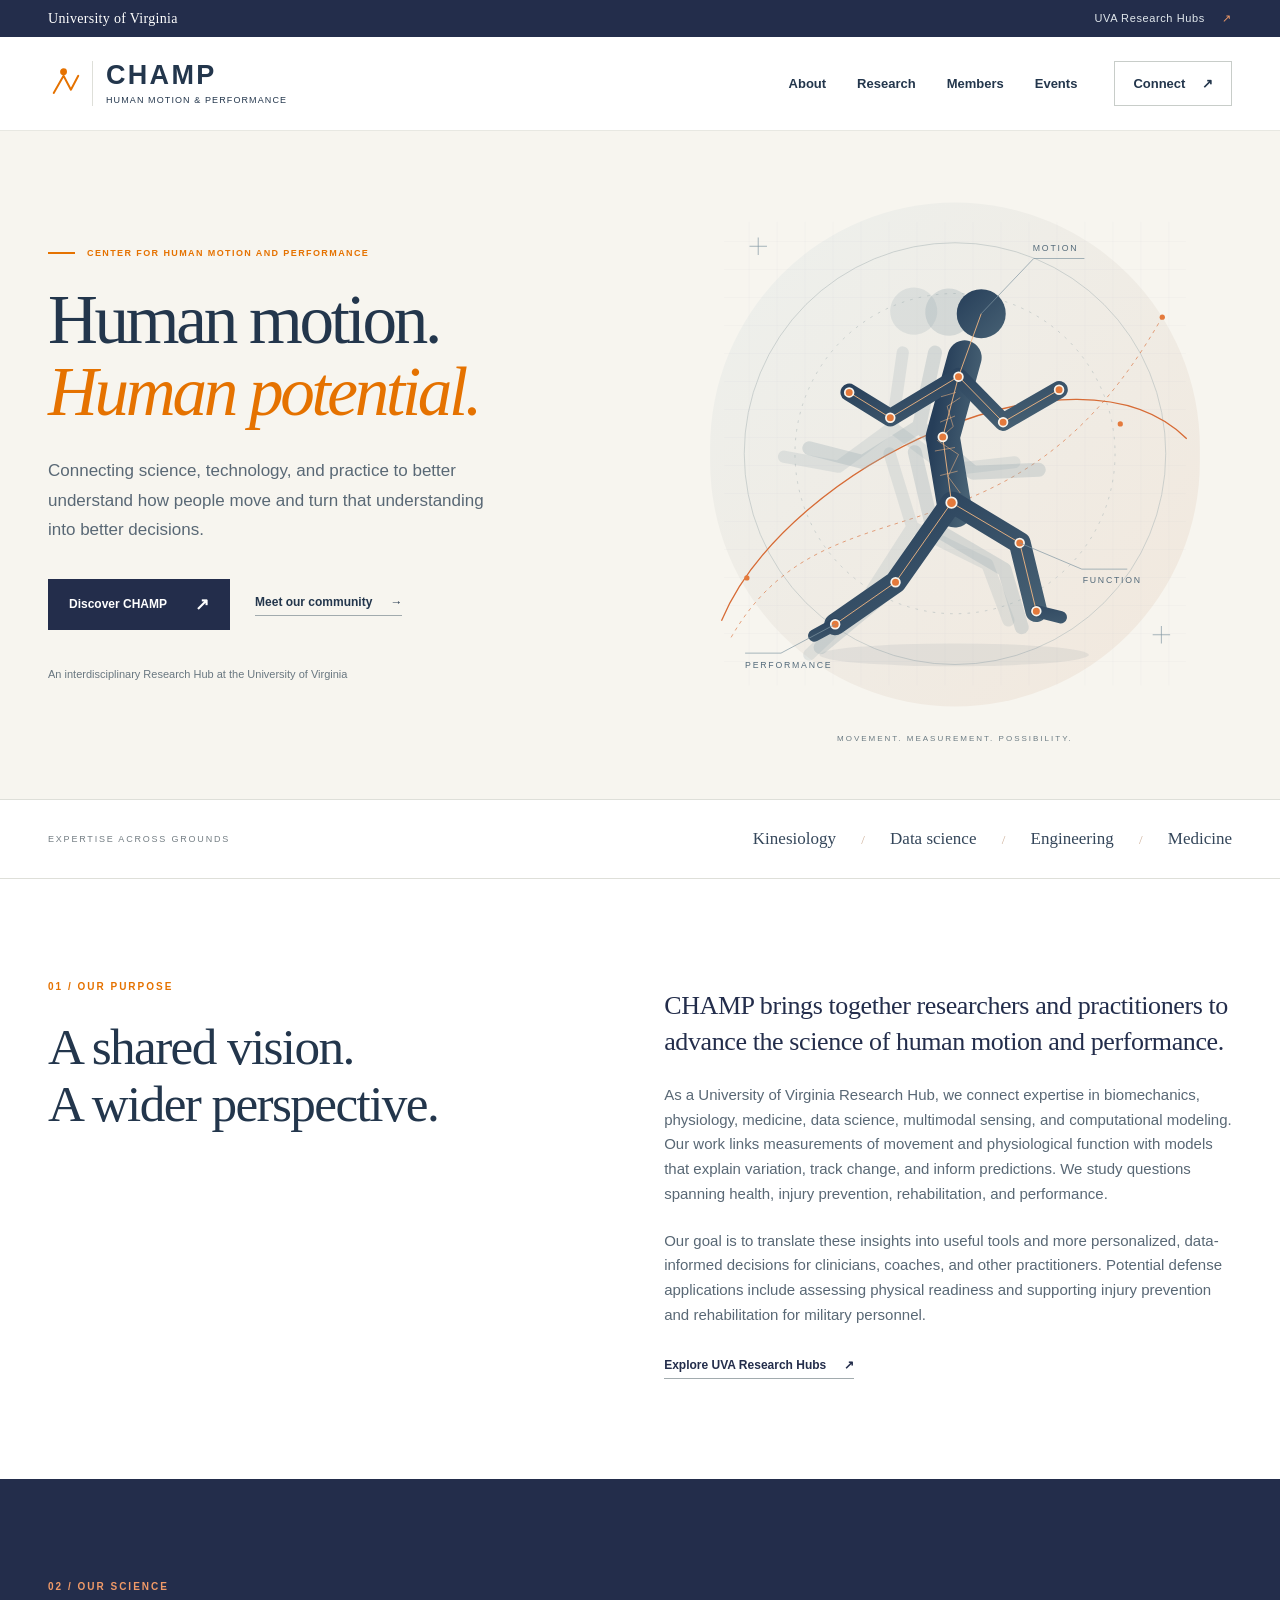
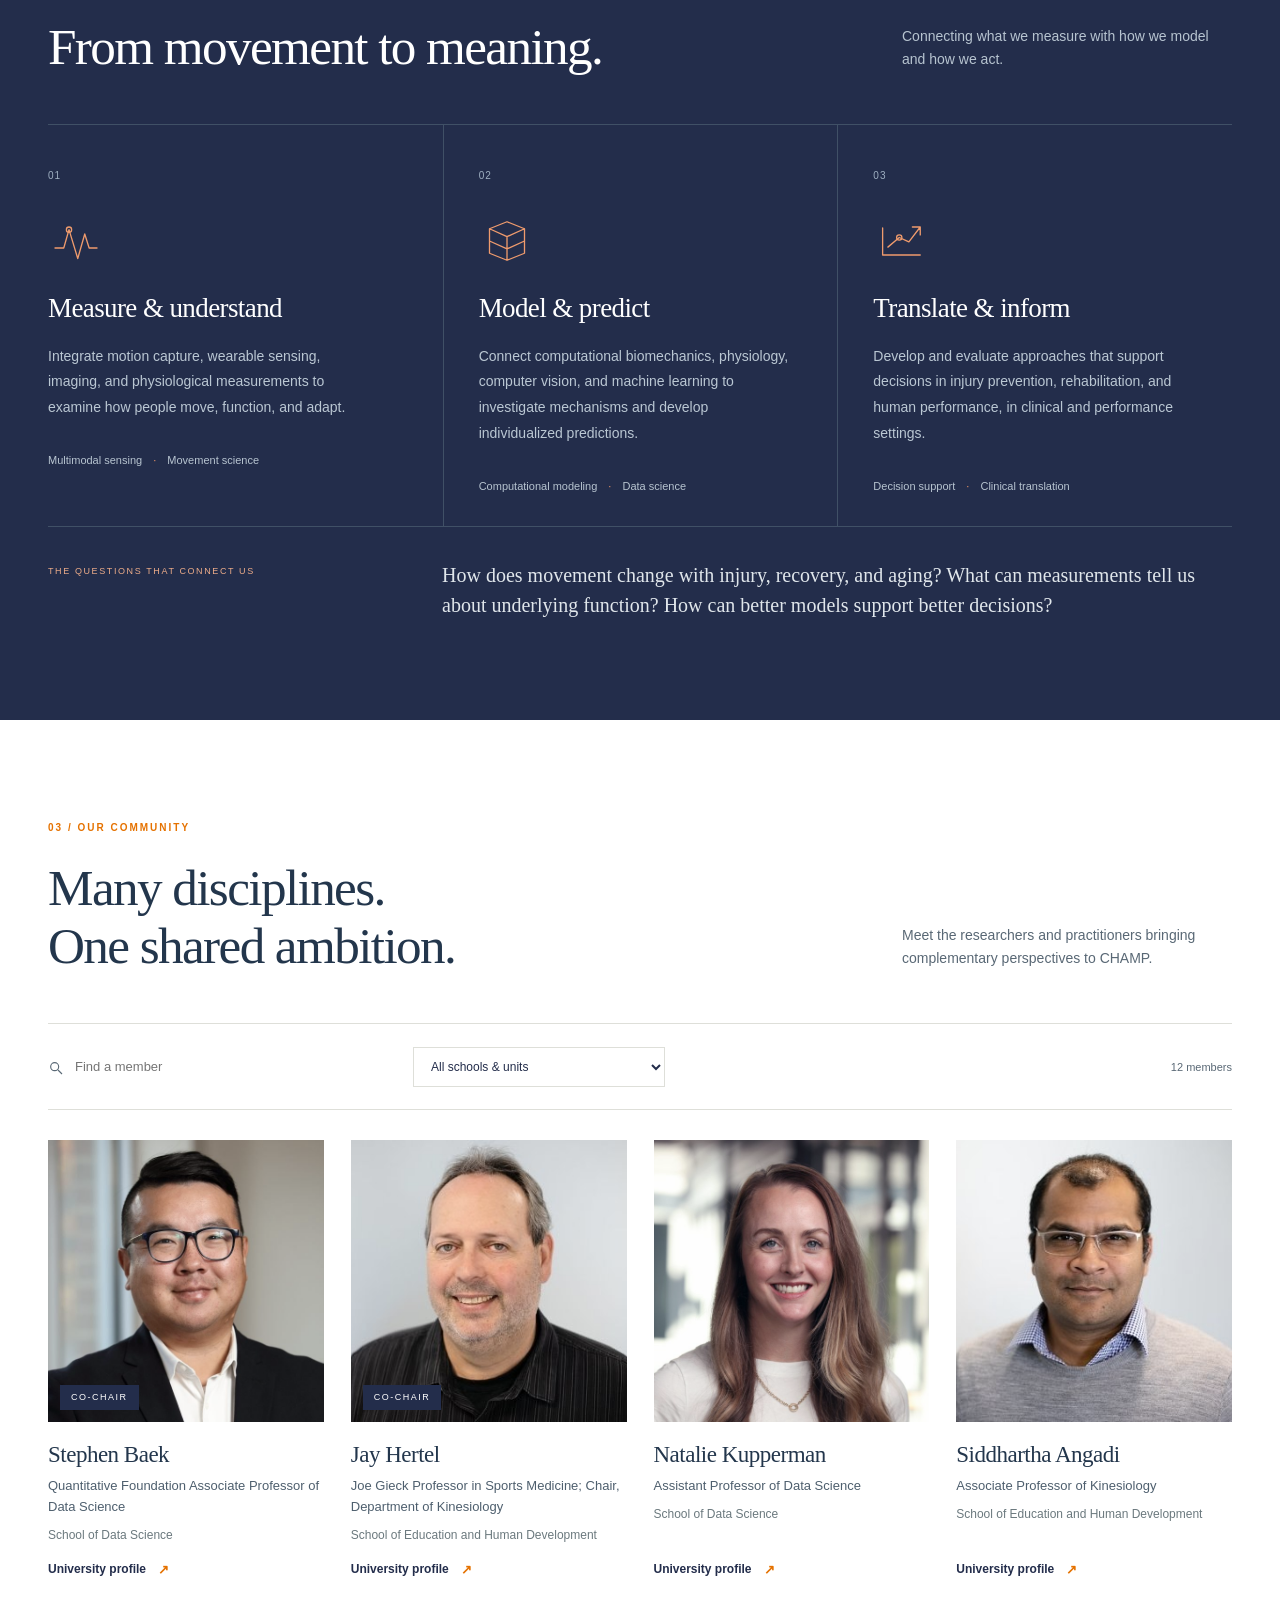
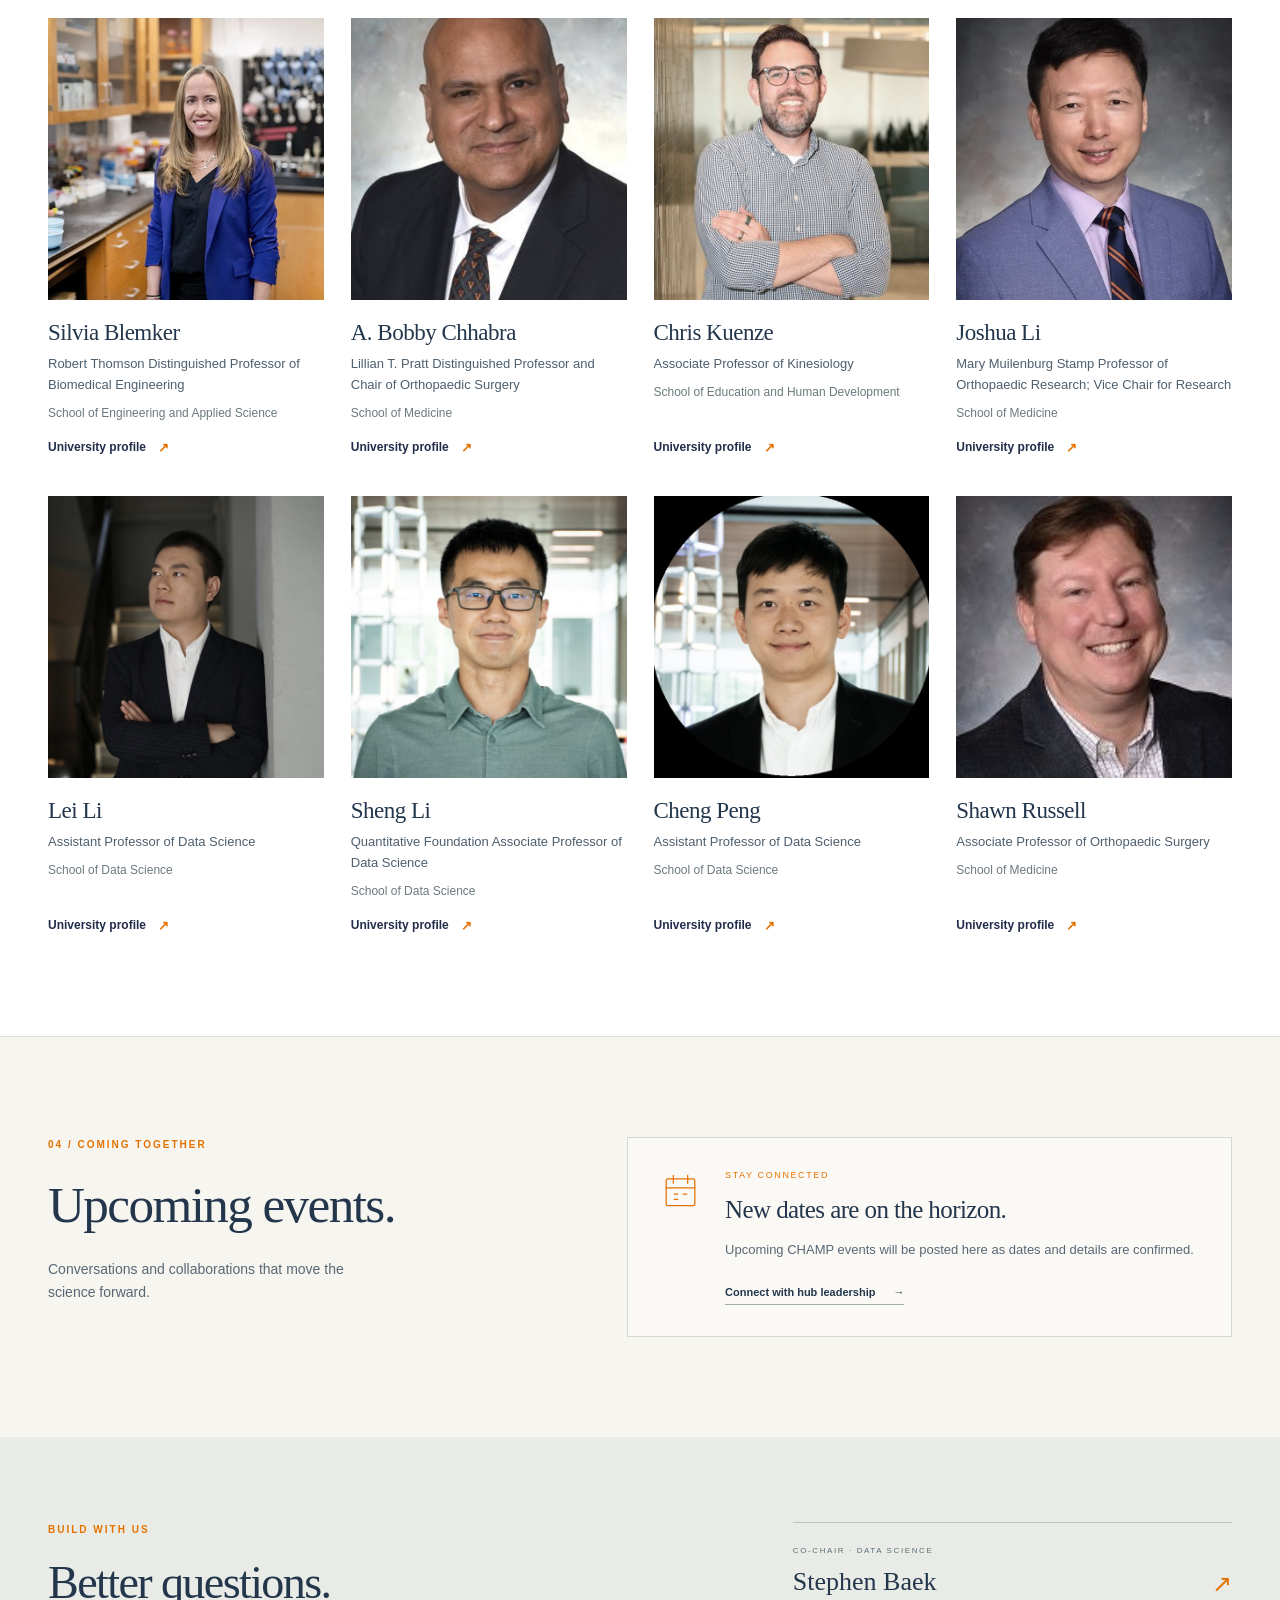
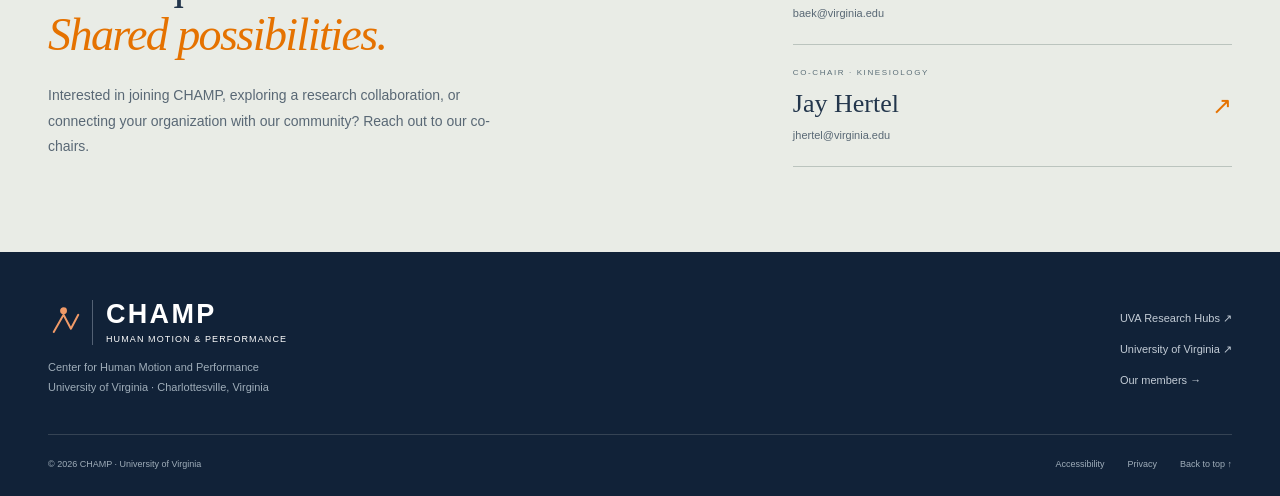
<file: index.html>
<!doctype html>
<html lang="en">
<head>
  <meta charset="utf-8">
  <meta name="viewport" content="width=device-width, initial-scale=1">
  <meta name="theme-color" content="#182c47">
  <meta name="description" content="CHAMP is a University of Virginia Research Hub connecting biomechanics, physiology, medicine, data science, and kinesiology to advance human motion and performance.">
  <meta property="og:title" content="CHAMP | Center for Human Motion and Performance">
  <meta property="og:description" content="Human motion. Human potential. An interdisciplinary Research Hub at the University of Virginia.">
  <meta property="og:type" content="website">
  <title>CHAMP | Center for Human Motion and Performance</title>
  <link rel="icon" href="assets/images/favicon.svg" type="image/svg+xml">
  <link rel="stylesheet" href="assets/css/styles.css">
  <script src="assets/js/content.js" defer></script>
  <script src="assets/js/main.js" defer></script>
</head>
<body>
  <a class="skip-link" href="#main">Skip to content</a>
  <div class="university-bar"><div class="container bar-inner"><a href="https://www.virginia.edu/">University of Virginia</a><a href="https://research.virginia.edu/initiatives/uva-research-hubs">UVA Research Hubs <span aria-hidden="true">↗</span></a></div></div>
  <header class="site-header"><div class="container header-inner">
    <a class="brand" href="#home" aria-label="CHAMP home"><span class="brand-mark" aria-hidden="true"><svg viewBox="0 0 44 44"><path d="M7 33 19 12l9 17 9-17"/><circle cx="19" cy="7" r="3"/></svg></span><span class="brand-name">CHAMP<span>Human Motion &amp; Performance</span></span></a>
    <button class="menu-toggle" type="button" aria-expanded="false" aria-controls="main-nav">Menu <span aria-hidden="true">☰</span></button>
    <nav id="main-nav" aria-label="Main navigation"><a href="#about">About</a><a href="#research">Research</a><a href="#members">Members</a><a href="#events">Events</a><a class="nav-contact" href="#connect">Connect <span aria-hidden="true">↗</span></a></nav>
  </div></header>
  <noscript><div class="container" style="padding-block:12px;display:flex;gap:20px;flex-wrap:wrap"><a href="#about">About</a><a href="#research">Research</a><a href="#members">Members</a><a href="#events">Events</a><a href="#connect">Connect</a></div></noscript>
  <main id="main">
    <section class="hero" id="home" aria-labelledby="hero-title"><div class="container hero-grid">
      <div class="hero-copy"><p class="eyebrow"><span class="orange-line"></span> Center for Human Motion and Performance</p><h1 id="hero-title">Human motion.<br><em>Human potential.</em></h1><p class="hero-description">Connecting science, technology, and practice to better understand how people move and turn that understanding into better decisions.</p><div class="hero-actions"><a class="button button-dark" href="#about">Discover CHAMP <span aria-hidden="true">↗</span></a><a class="text-link" href="#members">Meet our community <span aria-hidden="true">→</span></a></div><p class="hero-footnote">An interdisciplinary Research Hub at the University of Virginia</p></div>
      <div class="hero-art"><img src="assets/images/motion-study.svg" alt="" width="600" height="640" fetchpriority="high"><div class="art-caption">MOVEMENT. MEASUREMENT. POSSIBILITY.</div></div>
    </div></section>
    <div class="discipline-strip"><div class="container discipline-inner"><span>Expertise across Grounds</span><p>Kinesiology <b aria-hidden="true">/</b> Data science <b aria-hidden="true">/</b> Engineering <b aria-hidden="true">/</b> Medicine</p></div></div>
    <section id="about" class="section about-section" aria-labelledby="about-title"><div class="container about-grid"><div><p class="eyebrow">01 / Our purpose</p><h2 id="about-title">A shared vision.<br>A wider perspective.</h2></div><div class="about-copy"><p class="lead">CHAMP brings together researchers and practitioners to advance the science of human motion and performance.</p><p>As a University of Virginia Research Hub, we connect expertise in biomechanics, physiology, medicine, data science, multimodal sensing, and computational modeling. Our work links measurements of movement and physiological function with models that explain variation, track change, and inform predictions. We study questions spanning health, injury prevention, rehabilitation, and performance.</p><p>Our goal is to translate these insights into useful tools and more personalized, data-informed decisions for clinicians, coaches, and other practitioners. Potential defense applications include assessing physical readiness and supporting injury prevention and rehabilitation for military personnel.</p><a class="text-link" href="https://research.virginia.edu/initiatives/uva-research-hubs">Explore UVA Research Hubs <span aria-hidden="true">↗</span></a></div></div></section>
    <section id="research" class="section research-section" aria-labelledby="research-title"><div class="container"><div class="section-heading"><div><p class="eyebrow">02 / Our science</p><h2 id="research-title">From movement to meaning.</h2></div><p>Connecting what we measure with how we model and how we act.</p></div><div class="research-grid">
      <article class="research-card"><span class="research-number">01</span><svg class="research-icon" viewBox="0 0 64 64" aria-hidden="true"><path d="M8 40h10l6-21 10 33 8-28 5 16h9"/><circle cx="24" cy="19" r="3"/></svg><h3>Measure &amp; understand</h3><p>Integrate motion capture, wearable sensing, imaging, and physiological measurements to examine how people move, function, and adapt.</p><div class="research-tags">Multimodal sensing <span>·</span> Movement science</div></article>
      <article class="research-card"><span class="research-number">02</span><svg class="research-icon" viewBox="0 0 64 64" aria-hidden="true"><path d="m12 18 20-8 20 8v28l-20 8-20-8Zm0 0 20 9 20-9M32 27v27M12 32l20 9 20-9"/></svg><h3>Model &amp; predict</h3><p>Connect computational biomechanics, physiology, computer vision, and machine learning to investigate mechanisms and develop individualized predictions.</p><div class="research-tags">Computational modeling <span>·</span> Data science</div></article>
      <article class="research-card"><span class="research-number">03</span><svg class="research-icon" viewBox="0 0 64 64" aria-hidden="true"><path d="M11 48V17M11 48h43M17 39l13-11 11 5 13-17M45 16h9v9"/><circle cx="30" cy="28" r="3"/></svg><h3>Translate &amp; inform</h3><p>Develop and evaluate approaches that support decisions in injury prevention, rehabilitation, and human performance, in clinical and performance settings.</p><div class="research-tags">Decision support <span>·</span> Clinical translation</div></article>
    </div><div class="research-note"><span class="small-label">The questions that connect us</span><p>How does movement change with injury, recovery, and aging? What can measurements tell us about underlying function? How can better models support better decisions?</p></div></div></section>
    <section id="members" class="section members-section" aria-labelledby="members-title"><div class="container"><div class="section-heading"><div><p class="eyebrow">03 / Our community</p><h2 id="members-title">Many disciplines.<br>One shared ambition.</h2></div><p>Meet the researchers and practitioners bringing complementary perspectives to CHAMP.</p></div><div class="member-tools" id="member-tools" hidden><label class="search-field"><span class="sr-only">Search members by name, title, or school</span><svg viewBox="0 0 24 24" aria-hidden="true"><circle cx="10" cy="10" r="6"/><path d="m15 15 6 6"/></svg><input id="member-search" type="search" placeholder="Find a member" autocomplete="off"></label><label class="school-field"><span class="sr-only">Filter members by school or unit</span><select id="school-filter"><option value="all">All schools &amp; units</option></select></label><p id="member-count" role="status" aria-live="polite"></p></div><div id="member-grid" class="member-grid">
<article class="member-card"><div class="member-photo-wrap"><img class="member-photo" src="assets/images/stephen-baek.jpg" alt="Portrait of Stephen Baek" width="400" height="400" loading="lazy" decoding="async"><span class="cochair-badge">Co-chair</span></div><div class="member-meta"><h3>Stephen Baek</h3><p class="member-title">Quantitative Foundation Associate Professor of Data Science</p><p class="member-school">School of Data Science</p><a class="member-profile" href="https://datascience.virginia.edu/people/stephen-baek" aria-label="View Stephen Baek's university profile">University profile <span aria-hidden="true">↗</span></a></div></article>
<article class="member-card"><div class="member-photo-wrap"><img class="member-photo" src="assets/images/jay-hertel.jpg" alt="Portrait of Jay Hertel" width="400" height="400" loading="lazy" decoding="async"><span class="cochair-badge">Co-chair</span></div><div class="member-meta"><h3>Jay Hertel</h3><p class="member-title">Joe Gieck Professor in Sports Medicine; Chair, Department of Kinesiology</p><p class="member-school">School of Education and Human Development</p><a class="member-profile" href="https://education.virginia.edu/about/directory/jay-hertel" aria-label="View Jay Hertel's university profile">University profile <span aria-hidden="true">↗</span></a></div></article>
<article class="member-card"><div class="member-photo-wrap"><img class="member-photo" src="assets/images/natalie-kupperman.jpg" alt="Portrait of Natalie Kupperman" width="400" height="400" loading="lazy" decoding="async"></div><div class="member-meta"><h3>Natalie Kupperman</h3><p class="member-title">Assistant Professor of Data Science</p><p class="member-school">School of Data Science</p><a class="member-profile" href="https://datascience.virginia.edu/people/natalie-kupperman" aria-label="View Natalie Kupperman's university profile">University profile <span aria-hidden="true">↗</span></a></div></article>
<article class="member-card"><div class="member-photo-wrap"><img class="member-photo" src="assets/images/siddhartha-angadi.jpg" alt="Portrait of Siddhartha Angadi" width="400" height="400" loading="lazy" decoding="async"></div><div class="member-meta"><h3>Siddhartha Angadi</h3><p class="member-title">Associate Professor of Kinesiology</p><p class="member-school">School of Education and Human Development</p><a class="member-profile" href="https://education.virginia.edu/about/directory/siddhartha-angadi" aria-label="View Siddhartha Angadi's university profile">University profile <span aria-hidden="true">↗</span></a></div></article>
<article class="member-card"><div class="member-photo-wrap"><img class="member-photo" src="assets/images/silvia-blemker.jpg" alt="Portrait of Silvia Blemker" width="400" height="400" loading="lazy" decoding="async"></div><div class="member-meta"><h3>Silvia Blemker</h3><p class="member-title">Robert Thomson Distinguished Professor of Biomedical Engineering</p><p class="member-school">School of Engineering and Applied Science</p><a class="member-profile" href="https://engineering.virginia.edu/faculty/silvia-salinas-blemker" aria-label="View Silvia Blemker's university profile">University profile <span aria-hidden="true">↗</span></a></div></article>
<article class="member-card"><div class="member-photo-wrap"><img class="member-photo" src="assets/images/bobby-chhabra.jpg" alt="Portrait of A. Bobby Chhabra" width="400" height="400" loading="lazy" decoding="async"></div><div class="member-meta"><h3>A. Bobby Chhabra</h3><p class="member-title">Lillian T. Pratt Distinguished Professor and Chair of Orthopaedic Surgery</p><p class="member-school">School of Medicine</p><a class="member-profile" href="https://med.virginia.edu/orthopaedic-surgery/orthopaedic-faculty/a-bobby-chhabra-md/" aria-label="View A. Bobby Chhabra's university profile">University profile <span aria-hidden="true">↗</span></a></div></article>
<article class="member-card"><div class="member-photo-wrap"><img class="member-photo" src="assets/images/chris-kuenze.jpg" alt="Portrait of Chris Kuenze" width="400" height="400" loading="lazy" decoding="async"></div><div class="member-meta"><h3>Chris Kuenze</h3><p class="member-title">Associate Professor of Kinesiology</p><p class="member-school">School of Education and Human Development</p><a class="member-profile" href="https://education.virginia.edu/about/directory/chris-kuenze" aria-label="View Chris Kuenze's university profile">University profile <span aria-hidden="true">↗</span></a></div></article>
<article class="member-card"><div class="member-photo-wrap"><img class="member-photo" src="assets/images/joshua-li.jpg" alt="Portrait of Joshua Li" width="400" height="400" loading="lazy" decoding="async"></div><div class="member-meta"><h3>Joshua Li</h3><p class="member-title">Mary Muilenburg Stamp Professor of Orthopaedic Research; Vice Chair for Research</p><p class="member-school">School of Medicine</p><a class="member-profile" href="https://med.virginia.edu/orthopaedic-surgery/orthopaedic-faculty/joshua-li-md-phd/" aria-label="View Joshua Li's university profile">University profile <span aria-hidden="true">↗</span></a></div></article>
<article class="member-card"><div class="member-photo-wrap"><img class="member-photo" src="assets/images/lei-li.jpg" alt="Portrait of Lei Li" width="400" height="400" loading="lazy" decoding="async"></div><div class="member-meta"><h3>Lei Li</h3><p class="member-title">Assistant Professor of Data Science</p><p class="member-school">School of Data Science</p><a class="member-profile" href="https://datascience.virginia.edu/people/lei-li" aria-label="View Lei Li's university profile">University profile <span aria-hidden="true">↗</span></a></div></article>
<article class="member-card"><div class="member-photo-wrap"><img class="member-photo" src="assets/images/sheng-li.jpg" alt="Portrait of Sheng Li" width="400" height="400" loading="lazy" decoding="async"></div><div class="member-meta"><h3>Sheng Li</h3><p class="member-title">Quantitative Foundation Associate Professor of Data Science</p><p class="member-school">School of Data Science</p><a class="member-profile" href="https://datascience.virginia.edu/people/sheng-li" aria-label="View Sheng Li's university profile">University profile <span aria-hidden="true">↗</span></a></div></article>
<article class="member-card"><div class="member-photo-wrap"><img class="member-photo" src="assets/images/cheng-peng.jpg" alt="Portrait of Cheng Peng" width="400" height="400" loading="lazy" decoding="async"></div><div class="member-meta"><h3>Cheng Peng</h3><p class="member-title">Assistant Professor of Data Science</p><p class="member-school">School of Data Science</p><a class="member-profile" href="https://datascience.virginia.edu/people/cheng-peng" aria-label="View Cheng Peng's university profile">University profile <span aria-hidden="true">↗</span></a></div></article>
<article class="member-card"><div class="member-photo-wrap"><img class="member-photo" src="assets/images/shawn-russell.jpg" alt="Portrait of Shawn Russell" width="400" height="400" loading="lazy" decoding="async"></div><div class="member-meta"><h3>Shawn Russell</h3><p class="member-title">Associate Professor of Orthopaedic Surgery</p><p class="member-school">School of Medicine</p><a class="member-profile" href="https://med.virginia.edu/orthopaedic-surgery/orthopaedic-faculty/shawn-russell-phd/" aria-label="View Shawn Russell's university profile">University profile <span aria-hidden="true">↗</span></a></div></article>
</div><p id="member-empty" class="empty-result" hidden>No members match your search. Try another name or school.</p></div></section>
    <section id="events" class="section events-section" aria-labelledby="events-title"><div class="container events-grid"><div><p class="eyebrow">04 / Coming together</p><h2 id="events-title">Upcoming events.</h2><p class="section-description">Conversations and collaborations that move the science forward.</p></div><div id="events-list"><div class="events-empty"><div class="calendar-icon" aria-hidden="true"><svg viewBox="0 0 48 48"><rect x="8" y="11" width="32" height="30" rx="2"/><path d="M8 21h32M16 7v9M32 7v9M17 28h4M27 28h4M17 34h4"/></svg></div><div><span class="small-label">Stay connected</span><h3>New dates are on the horizon.</h3><p>Upcoming CHAMP events will be posted here as dates and details are confirmed.</p><a class="text-link" href="#connect">Connect with hub leadership <span aria-hidden="true">→</span></a></div></div></div></div></section>
    <section id="connect" class="connect-section" aria-labelledby="connect-title"><div class="container connect-grid"><div><p class="eyebrow">Build with us</p><h2 id="connect-title">Better questions.<br><em>Shared possibilities.</em></h2><p>Interested in joining CHAMP, exploring a research collaboration, or connecting your organization with our community? Reach out to our co-chairs.</p></div><div class="contact-list"><a href="mailto:baek@virginia.edu"><span><span class="small-label">Co-chair · Data Science</span><strong>Stephen Baek</strong><span class="contact-email">baek@virginia.edu</span></span><span class="contact-arrow" aria-hidden="true">↗</span></a><a href="mailto:jhertel@virginia.edu"><span><span class="small-label">Co-chair · Kinesiology</span><strong>Jay Hertel</strong><span class="contact-email">jhertel@virginia.edu</span></span><span class="contact-arrow" aria-hidden="true">↗</span></a></div></div></section>
  </main>
  <footer class="site-footer"><div class="container footer-top"><div><a class="brand" href="#home" aria-label="CHAMP home"><span class="brand-mark" aria-hidden="true"><svg viewBox="0 0 44 44"><path d="M7 33 19 12l9 17 9-17"/><circle cx="19" cy="7" r="3"/></svg></span><span class="brand-name">CHAMP<span>Human Motion &amp; Performance</span></span></a><p>Center for Human Motion and Performance<br>University of Virginia · Charlottesville, Virginia</p></div><div class="footer-links"><a href="https://research.virginia.edu/initiatives/uva-research-hubs">UVA Research Hubs ↗</a><a href="https://www.virginia.edu/">University of Virginia ↗</a><a href="#members">Our members →</a></div></div><div class="container footer-bottom"><span>© <span id="copyright-year">2026</span> CHAMP · University of Virginia</span><div><a href="https://accessibility.virginia.edu/">Accessibility</a><a href="https://privacy.virginia.edu/">Privacy</a><a href="#home">Back to top ↑</a></div></div></footer>
</body>
</html>
</file>
<file: assets/css/styles.css>
:root{--navy:#232d4b;--navy-deep:#112238;--orange:#e57200;--orange-light:#f09a68;--ink:#23364c;--muted:#596875;--cream:#f7f5ef;--paper:#fff;--line:#dedfd9;--serif:Georgia,'Times New Roman',serif;--sans:Arial,Helvetica,sans-serif;--max:1240px}*{box-sizing:border-box}html{scroll-behavior:smooth;scroll-padding-top:105px}body{margin:0;color:var(--ink);background:var(--paper);font-family:var(--sans);font-size:16px;line-height:1.65}a{color:inherit;text-underline-offset:5px}button,input,select{font:inherit}button,a,input,select{-webkit-tap-highlight-color:transparent}a:focus-visible,button:focus-visible,input:focus-visible,select:focus-visible{outline:3px solid #cc5424;outline-offset:5px}img{display:block;max-width:100%}h1,h2,h3,p{margin:0}h1,h2,h3{line-height:1.12}h2{font-family:var(--serif);font-size:clamp(34px,4vw,52px);font-weight:400;letter-spacing:-1.6px}h3{font-size:23px;letter-spacing:-.6px}p+p{margin-top:22px}.container{width:min(var(--max),calc(100% - 96px));margin-inline:auto}.sr-only{position:absolute;width:1px;height:1px;padding:0;margin:-1px;overflow:hidden;clip:rect(0,0,0,0);white-space:nowrap;border:0}[hidden]{display:none!important}.skip-link{position:fixed;top:12px;left:12px;padding:10px 16px;background:var(--paper);z-index:100;transform:translateY(-200%)}.skip-link:focus{transform:translateY(0)}.university-bar{background:var(--navy);color:#fff}.bar-inner{display:flex;justify-content:space-between;align-items:center;min-height:37px;font-size:11px;letter-spacing:.6px}.bar-inner a{text-decoration:none}.bar-inner a:first-child{font-family:var(--serif);font-size:14px;letter-spacing:.3px}.bar-inner a:last-child{color:#e1e8ed}.bar-inner span{margin-left:14px;color:var(--orange-light)}.site-header{position:sticky;top:0;z-index:30;background:rgba(255,255,255,.97);border-bottom:1px solid #e8e8e2}.header-inner{display:flex;justify-content:space-between;align-items:center;min-height:93px;gap:30px}.brand{display:flex;gap:13px;align-items:center;text-decoration:none}.brand-mark{width:45px;height:45px;display:flex;align-items:center;border-right:1px solid var(--line);padding-right:8px}.brand-mark svg{width:38px;fill:var(--orange);stroke:var(--orange);stroke-width:2.4;stroke-linecap:round;stroke-linejoin:round}.brand-mark path{fill:none}.brand-name{font-size:27px;line-height:1;font-weight:800;letter-spacing:2.3px}.brand-name>span{display:block;font-size:9px;letter-spacing:1.1px;font-weight:400;margin-top:7px;text-transform:uppercase}nav{display:flex;align-items:center;gap:31px}nav>a{font-size:13px;font-weight:600;text-decoration:none;transition:color .2s}nav>a:hover,nav>a[aria-current="location"]{color:var(--orange)}.nav-contact{padding:11px 18px;border:1px solid #c8cdc9;margin-left:6px}.nav-contact span{margin-left:13px}.menu-toggle{display:none}.hero{background:var(--cream);overflow:hidden}.hero-grid{display:grid;grid-template-columns:1.1fr 1fr;gap:20px;align-items:center;min-height:650px;padding-block:54px}.eyebrow{text-transform:uppercase;font-size:10px;font-weight:700;letter-spacing:2px;line-height:1.5;color:var(--orange);margin-bottom:24px}.hero .eyebrow{display:flex;align-items:center;gap:12px;letter-spacing:1.4px;font-size:9px;white-space:nowrap}.orange-line{display:block;width:27px;height:2px;flex:none;background:var(--orange)}h1{font-family:var(--serif);font-size:clamp(48px,5.4vw,76px);font-weight:400;line-height:1.04;letter-spacing:-3.3px}h1 em{color:var(--orange);font-weight:400}.hero-description{max-width:455px;color:var(--muted);font-size:17px;line-height:1.75;margin-top:28px}.hero-actions{display:flex;gap:25px;align-items:center;margin-top:34px}.button{display:inline-flex;align-items:center;justify-content:space-between;gap:28px;font-size:12px;font-weight:600;text-decoration:none;padding:15px 21px;min-height:51px;transition:background .2s,transform .2s}.button-dark{background:var(--navy);color:#fff}.button-dark:hover{background:#2d4764;transform:translateY(-2px)}.button span{font-size:17px;line-height:1}.text-link{display:inline-flex;align-items:center;gap:18px;text-decoration:none;font-size:12px;font-weight:700;border-bottom:1px solid #a2abae;padding-bottom:4px;line-height:1.5}.text-link:hover{color:var(--orange);border-color:var(--orange)}.hero-footnote{font-size:10px;color:#697780;margin-top:35px}.hero-art{position:relative;align-self:stretch;display:flex;align-items:center;justify-content:center}.hero-art>img{width:100%;height:auto;max-height:560px}.art-caption{position:absolute;bottom:0;font-size:8px;letter-spacing:2px;color:#6b7b83;display:flex;gap:9px;align-items:center;white-space:nowrap}.discipline-strip{border-block:1px solid var(--line);background:#fff}.discipline-inner{min-height:78px;display:flex;align-items:center;justify-content:space-between;gap:30px}.discipline-inner>span{text-transform:uppercase;font-size:9px;letter-spacing:1.8px;color:#747e84;white-space:nowrap}.discipline-inner p{font-family:var(--serif);font-size:17px;color:#34465a}.discipline-inner b{font-size:13px;font-weight:400;color:#cfb29c;margin-inline:21px}.section{padding-block:100px}.about-grid{display:grid;grid-template-columns:1fr 1.1fr;gap:100px}.about-copy{padding-top:9px;font-size:15px;color:var(--muted)}.about-copy .lead{font-family:var(--serif);font-size:26px;line-height:1.4;color:var(--navy);letter-spacing:-.4px}.about-copy .text-link{margin-top:28px;color:var(--navy)}.research-section{background:var(--navy);color:#fff}.research-section .eyebrow{color:var(--orange-light)}.section-heading{display:flex;justify-content:space-between;gap:50px;align-items:flex-end;margin-bottom:49px}.section-heading>p{font-size:14px;color:var(--muted);max-width:330px;margin-bottom:4px}.research-section .section-heading>p{color:#b7c4d0}.research-grid{display:grid;grid-template-columns:repeat(3,1fr);gap:0;border-top:1px solid #405066;border-bottom:1px solid #405066}.research-card{position:relative;padding:36px 35px 31px 0}.research-card+.research-card{border-left:1px solid #405066;padding-left:35px}.research-number{font-size:10px;letter-spacing:1px;color:#9eafc1}.research-icon{display:block;width:56px;height:56px;margin-block:26px 24px;fill:none;stroke:#ef9b6d;stroke-width:1.5;stroke-linecap:round;stroke-linejoin:round}.research-card h3{font-family:var(--serif);font-weight:400;font-size:27px}.research-card p{font-size:13px;color:#bac7d3;line-height:1.85;margin-top:20px;max-width:315px}.research-tags{font-size:9px;color:#b7c4d0;margin-top:30px}.research-tags span{margin-inline:8px;color:#e69267}.research-note{display:grid;grid-template-columns:1fr 2.2fr;gap:35px;padding-top:33px;align-items:start}.small-label{text-transform:uppercase;display:block;font-size:9px;letter-spacing:1.6px;line-height:1.5}.research-note .small-label{color:#edac89;padding-top:5px}.research-note p{font-family:var(--serif);font-size:20px;line-height:1.5;color:#e0e6eb}.members-section{background:#fff}.member-tools{display:flex;align-items:center;gap:15px;margin-bottom:30px;padding-block:20px;border-block:1px solid var(--line)}.search-field{position:relative;flex:1;max-width:350px}.search-field svg{width:16px;height:16px;position:absolute;left:0;top:16px;fill:none;stroke:var(--muted);stroke-width:1.7}.search-field input{padding:12px 15px 12px 27px;width:100%;border:0;background:transparent;font-size:13px;color:var(--navy);border-radius:0}.school-field select{max-width:330px;padding:11px 36px 11px 13px;border:1px solid var(--line);border-radius:0;background:#fff;font-size:12px;color:var(--navy)}#member-count{margin:0 0 0 auto;font-size:11px;color:var(--muted);white-space:nowrap}.member-grid{display:grid;grid-template-columns:repeat(4,minmax(0,1fr));gap:38px 27px}.member-card{display:flex;flex-direction:column;min-width:0}.member-photo-wrap{position:relative;overflow:hidden;aspect-ratio:1/1.02;background:#eef0ed}.member-photo{width:100%;height:100%;object-fit:cover;object-position:center 25%;transition:transform .5s;filter:saturate(.82)}.member-card:hover .member-photo{transform:scale(1.035)}.cochair-badge{position:absolute;left:12px;bottom:12px;padding:6px 11px;line-height:1.4;text-transform:uppercase;letter-spacing:1.5px;font-size:9px;background:var(--navy);color:#fff}.member-initials{display:flex;align-items:center;justify-content:center;width:100%;height:100%;font-family:var(--serif);font-size:55px;color:#7b8a92}.member-meta{padding-top:20px;display:flex;flex-direction:column;flex:1}.member-meta h3{font-family:var(--serif);font-size:23px;font-weight:400;letter-spacing:-.5px}.member-title{font-size:11px;color:#4e5f6e;line-height:1.6;margin-top:9px}.member-school{font-size:10px;color:#6b797e;line-height:1.5;margin-top:8px}.member-profile{display:inline-flex;gap:12px;align-items:center;align-self:start;padding-top:15px;margin-top:auto;font-size:10px;font-weight:700;text-decoration:none;color:var(--navy)}.member-profile:hover{color:var(--orange)}.member-profile span{color:var(--orange);font-size:13px}.empty-result{padding-block:40px;color:var(--muted)}.events-section{background:var(--cream);border-top:1px solid var(--line)}.events-grid{display:grid;grid-template-columns:1fr 1.2fr;gap:75px}.section-description{font-size:14px;color:var(--muted);max-width:310px;margin-top:24px}.events-empty{display:flex;gap:23px;padding:31px;border:1px solid #d4d8d1;align-items:flex-start;background:rgba(255,255,255,.4)}.calendar-icon{flex:none;width:43px}.calendar-icon svg{width:43px;fill:none;stroke:var(--orange);stroke-width:1.4;stroke-linecap:round}.events-empty .small-label{color:var(--orange);margin-bottom:13px}.events-empty h3{font-family:var(--serif);font-weight:400;font-size:25px}.events-empty p{font-size:13px;color:var(--muted);margin-top:15px;line-height:1.75}.events-empty .text-link{margin-top:22px;font-size:11px}.event-card{display:flex;gap:24px;padding-block:24px;border-top:1px solid #cbd0ca}.event-date{flex:none;width:62px;text-align:center;line-height:1.3}.event-date .month{text-transform:uppercase;font-size:10px;letter-spacing:2px;color:var(--orange)}.event-date .day{display:block;font-family:var(--serif);font-size:35px}.event-date .year{font-size:10px;color:var(--muted)}.event-info h3{font-family:var(--serif);font-size:25px;font-weight:400}.event-info p{font-size:13px;margin-top:12px;color:var(--muted)}.event-meta{font-size:11px!important}.event-info .text-link{margin-top:12px}.connect-section{padding-block:85px;background:#e9ece6}.connect-grid{display:grid;grid-template-columns:1.4fr 1fr;gap:130px}.connect-section .eyebrow{margin-bottom:20px}.connect-section h2{font-size:clamp(34px,3.6vw,48px)}.connect-section h2 em{font-weight:400;color:var(--orange)}.connect-section p:not(.eyebrow){font-size:14px;line-height:1.8;margin-top:23px;max-width:470px;color:var(--muted)}.contact-list{align-self:center}.contact-list>a{display:flex;justify-content:space-between;align-items:center;text-decoration:none;gap:20px;padding-block:22px;border-bottom:1px solid #bbc4be}.contact-list>a:first-child{border-top:1px solid #bbc4be}.contact-list .small-label{color:#5c6f78;font-size:8px}.contact-list strong{display:block;font-family:var(--serif);font-size:26px;font-weight:400;line-height:1.3;margin-top:8px}.contact-email{display:block;font-size:11px;color:var(--muted);margin-top:5px}.contact-arrow{font-size:24px;color:var(--orange);transition:transform .2s}.contact-list>a:hover .contact-arrow{transform:translate(3px,-3px)}.site-footer{background:var(--navy-deep);color:#d6dee5;padding-block:48px 25px}.footer-top{display:flex;justify-content:space-between;gap:30px}.footer-top p{font-size:11px;color:#9fadb9;line-height:1.8;margin-top:13px}.footer-links{display:flex;flex-direction:column;gap:13px;align-self:center}.footer-links a{font-size:11px;text-decoration:none;color:#c3ccd6}.footer-links a:hover{color:#fff}.footer-bottom{border-top:1px solid #354354;display:flex;justify-content:space-between;gap:25px;margin-top:36px;padding-top:22px;color:#9fadb9;font-size:9px}.footer-bottom>div{display:flex;gap:23px}.footer-bottom a{text-decoration:none}.footer-bottom a:hover{color:#fff}
@media(min-width:1600px){.hero-grid{min-height:710px}.hero-art>img{max-height:610px}}
@media(max-width:1100px){.container{width:calc(100% - 64px)}nav{gap:22px}.hero .eyebrow{font-size:8px;letter-spacing:1px}.hero-grid{min-height:600px}.hero-actions{gap:18px}.hero-actions .text-link{font-size:11px}.discipline-inner b{margin-inline:10px}.about-grid{gap:60px}.member-grid{grid-template-columns:repeat(3,minmax(0,1fr))}.connect-grid{gap:70px}.events-grid{gap:40px}.member-meta h3{font-size:24px}}
@media(max-width:800px){html{scroll-padding-top:90px}.container{width:calc(100% - 40px)}.header-inner{min-height:78px}.brand-name{font-size:24px}.brand-name>span{font-size:8px}.menu-toggle{display:flex;align-items:center;gap:12px;border:1px solid var(--line);padding:8px 11px;background:#fff;color:var(--navy);font-size:12px}.menu-toggle span{font-size:17px}nav{display:none;position:absolute;top:78px;left:0;width:100%;padding:20px;background:#fff;box-shadow:0 10px 20px #11223812;flex-direction:column;align-items:stretch;gap:0}nav.is-open{display:flex}nav a{padding:12px}.nav-contact{margin:10px 0 0}.hero-grid{grid-template-columns:1fr 1fr;gap:0;min-height:540px;padding-block:43px}.hero .eyebrow{white-space:normal;max-width:230px}.hero h1{font-size:48px;letter-spacing:-2px}.hero-description{font-size:14px;margin-top:24px}.hero-actions{flex-wrap:wrap;margin-top:26px;gap:18px}.hero-footnote{font-size:9px;margin-top:27px;max-width:230px}.art-caption{font-size:6px;letter-spacing:1px;bottom:25px}.discipline-inner{flex-direction:column;align-items:flex-start;gap:12px;padding-block:20px}.discipline-inner p{font-size:15px;line-height:1.8}.discipline-inner b{margin-inline:8px}.section{padding-block:68px}.about-grid{grid-template-columns:1fr;gap:32px}.about-grid h2 br{display:none}.about-copy{max-width:630px;padding-top:0}.about-copy .lead{font-size:24px}.section-heading{align-items:flex-start;flex-direction:column;gap:24px;margin-bottom:33px}.section-heading>p{max-width:500px}.research-card{padding-right:22px}.research-card+.research-card{padding-left:22px}.research-card h3{font-size:23px}.research-card p{font-size:12px}.research-tags{font-size:8px;line-height:1.7}.research-note{grid-template-columns:1fr;gap:15px}.research-note p{font-size:19px}.member-tools{flex-wrap:wrap}.search-field{max-width:none;flex-basis:45%}.school-field{flex-basis:45%}.school-field select{width:100%;max-width:none}#member-count{margin-left:0}.member-grid{gap:30px 20px}.member-meta h3{font-size:21px}.member-title{font-size:10px}.member-school{font-size:9px}.events-grid{grid-template-columns:1fr;gap:30px}.events-empty{padding:26px}.section-description{max-width:500px}.connect-grid{grid-template-columns:1fr;gap:34px}.connect-section{padding-block:64px}.contact-list{display:grid;grid-template-columns:1fr 1fr;gap:28px}.contact-list>a{border-top:1px solid #bbc4be}.footer-bottom{font-size:8px}}
@media(max-width:560px){.container{width:calc(100% - 36px)}.bar-inner{font-size:8px}.bar-inner a:first-child{font-size:12px}.bar-inner span{margin-left:6px}.brand-mark{width:36px;height:37px;padding-right:5px}.brand{gap:9px}.brand-name{font-size:23px;letter-spacing:2px}.brand-name>span{font-size:6.8px;letter-spacing:.7px}.menu-toggle{font-size:11px;padding:6px 9px}.hero-grid{display:flex;flex-direction:column;align-items:stretch;padding-top:42px;padding-bottom:27px}.hero .eyebrow{font-size:8px;max-width:none;letter-spacing:1px;margin-bottom:24px}.hero h1{font-size:clamp(43px,11.5vw,64px);letter-spacing:-2.6px}.hero-description{font-size:15px;max-width:370px}.hero-actions{gap:22px}.hero-footnote{max-width:none;font-size:9px;margin-top:25px}.hero-art{margin-top:16px;width:100%;align-self:center;max-width:340px}.hero-art>img{max-height:340px}.art-caption{bottom:2px;font-size:7px;letter-spacing:1.4px}.discipline-inner>span{font-size:8px}.discipline-inner p{font-size:14px}.discipline-inner b{margin-inline:5px}.section{padding-block:55px}.eyebrow{font-size:9px;margin-bottom:18px}h2{font-size:35px;letter-spacing:-1px}.about-copy{font-size:14px}.about-copy .lead{font-size:23px}.research-grid{grid-template-columns:1fr}.research-card,.research-card+.research-card{border-left:0;padding:25px 0;display:grid;grid-template-columns:55px 1fr;column-gap:20px}.research-card+.research-card{border-top:1px solid #405066}.research-number{grid-column:1;grid-row:1;font-size:9px}.research-icon{grid-column:1;grid-row:2 / span 3;margin:15px 0 0;width:47px;height:47px}.research-card h3{grid-column:2;grid-row:1 / span 2;font-size:25px;margin-top:0}.research-card p{grid-column:2;font-size:13px;max-width:none;margin-top:14px}.research-tags{grid-column:2;margin-top:20px;font-size:9px}.research-note{padding-top:25px}.section-heading{gap:19px}.section-heading>p{font-size:13px}.member-tools{gap:12px;padding-block:13px}.search-field{flex-basis:100%}.school-field{flex:1;max-width:calc(100% - 83px)}.school-field select{font-size:11px}#member-count{font-size:10px;margin-left:auto}.member-grid{grid-template-columns:repeat(2,minmax(0,1fr));gap:28px 16px}.member-photo-wrap{aspect-ratio:1/1.1}.cochair-badge{font-size:7px;left:8px;bottom:8px;padding:5px 8px}.member-meta{padding-top:15px}.member-meta h3{font-size:21px;line-height:1.15}.member-title{font-size:10px}.member-school{font-size:9px}.member-profile{font-size:9px;padding-top:13px}.events-empty{padding:22px 20px;gap:17px}.calendar-icon,.calendar-icon svg{width:32px}.events-empty h3{font-size:24px}.events-empty .small-label{font-size:8px}.events-empty .text-link{font-size:10px;gap:12px}.connect-section{padding-block:54px}.connect-section h2{font-size:35px}.contact-list{grid-template-columns:1fr;gap:0}.contact-list>a+ a{border-top:0}.contact-list strong{font-size:25px}.footer-top{flex-direction:column;gap:27px}.footer-links{align-self:start}.footer-bottom{flex-direction:column;gap:15px;font-size:9px}.footer-bottom>div{gap:18px}}
@media(prefers-reduced-motion:reduce){html{scroll-behavior:auto}*,*::before,*::after{transition:none!important;animation:none!important}}
@media print{.site-header,.university-bar,.member-tools,.hero-art,.connect-section,.site-footer,.hero-actions{display:none!important}.container{width:100%}.section,.hero-grid{padding-block:25px;min-height:0}.hero-grid,.about-grid,.events-grid{display:block}.research-section{background:#fff;color:#182c47}.research-section p,.research-section .small-label,.research-card p{color:#182c47}.member-grid{grid-template-columns:repeat(4,1fr)}.member-card{break-inside:avoid}.member-photo-wrap{max-height:140px}}

/* Keep supporting profile text legible on all screens. */
.member-title{font-size:13px}.member-school{font-size:12px}.member-profile{font-size:12px}.research-card p{font-size:14px}.research-tags{font-size:11px}.hero-footnote{font-size:11px}
@media(max-width:800px){.member-title{font-size:12px}.member-school,.member-profile{font-size:11px}}
@media(max-width:560px){.member-title{font-size:11px}.member-school,.member-profile{font-size:10px}.research-tags{font-size:10px}.hero-footnote{font-size:10px}}

/* Reuse the header identity against the dark footer background. */
.site-footer .brand{color:#fff;width:max-content;max-width:100%}.site-footer .brand-mark{border-color:#536174}.site-footer .brand-mark svg{fill:var(--orange-light);stroke:var(--orange-light)}
</file>
